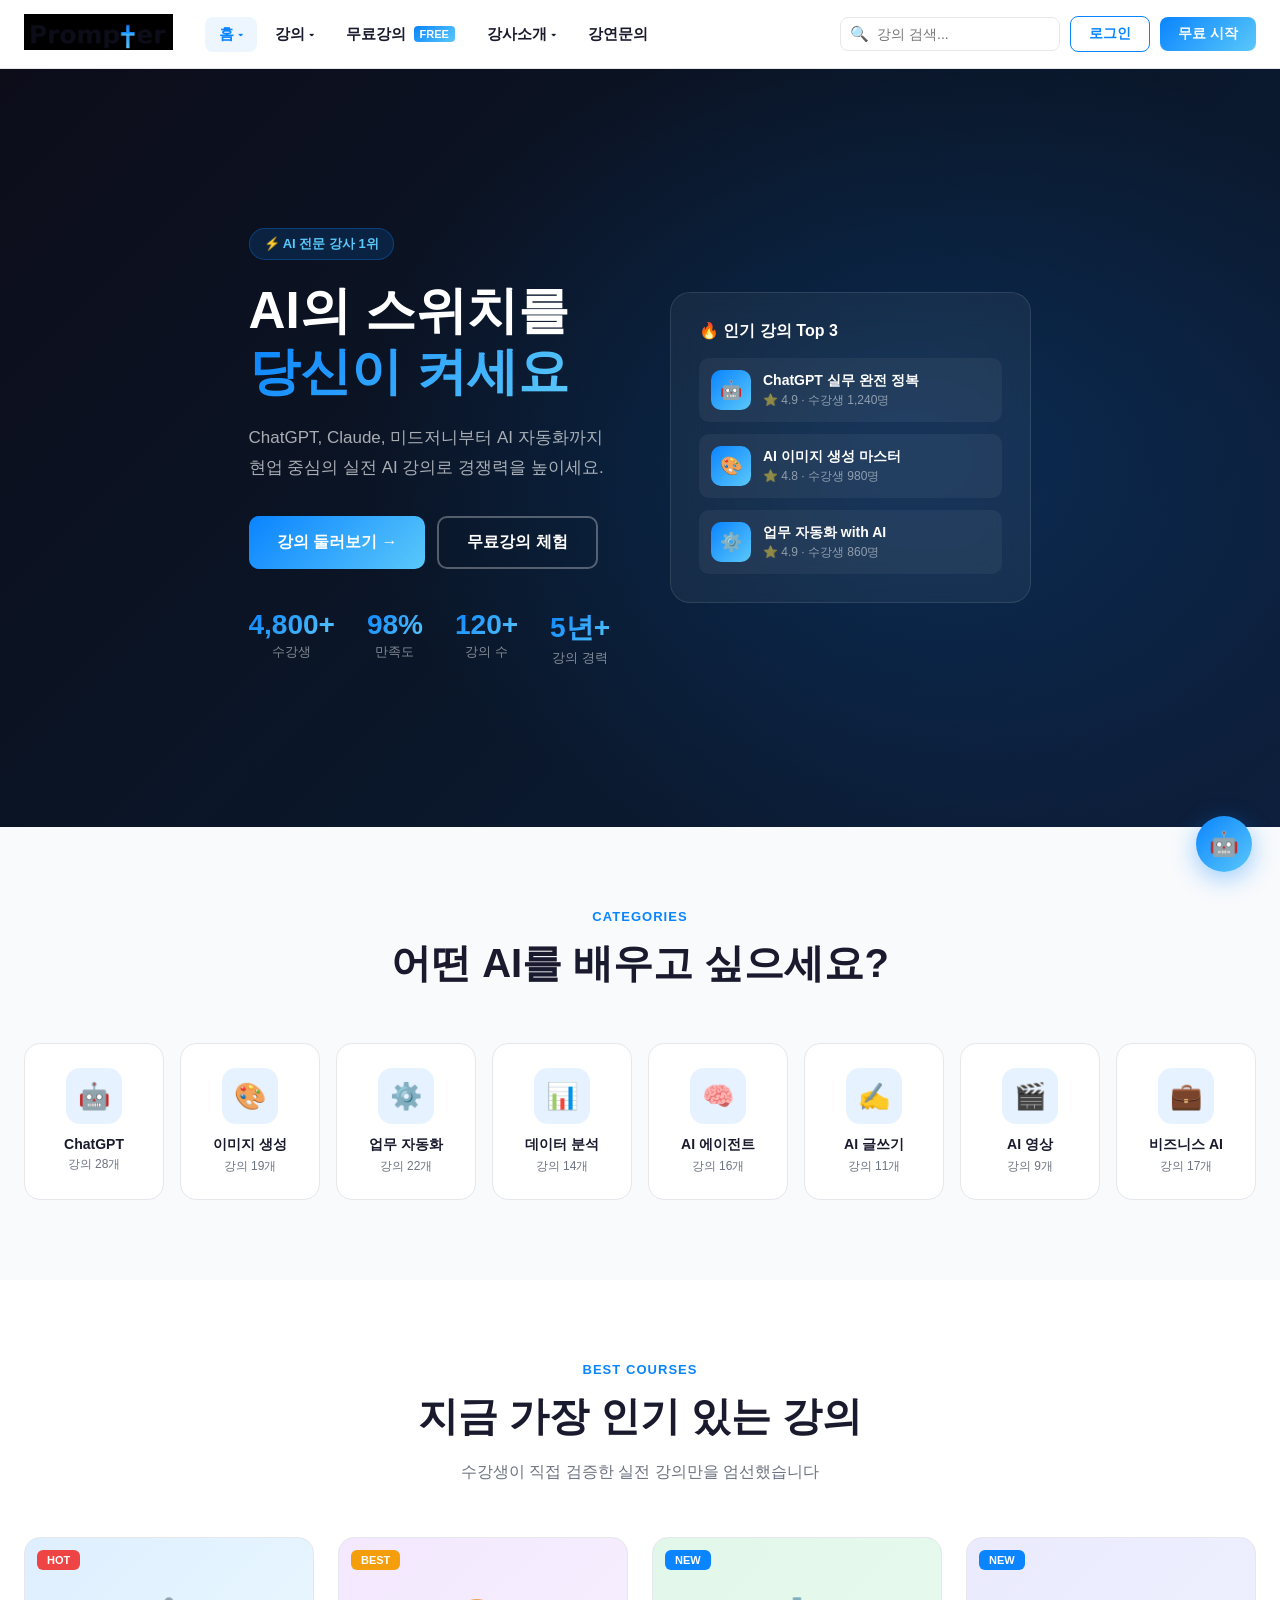
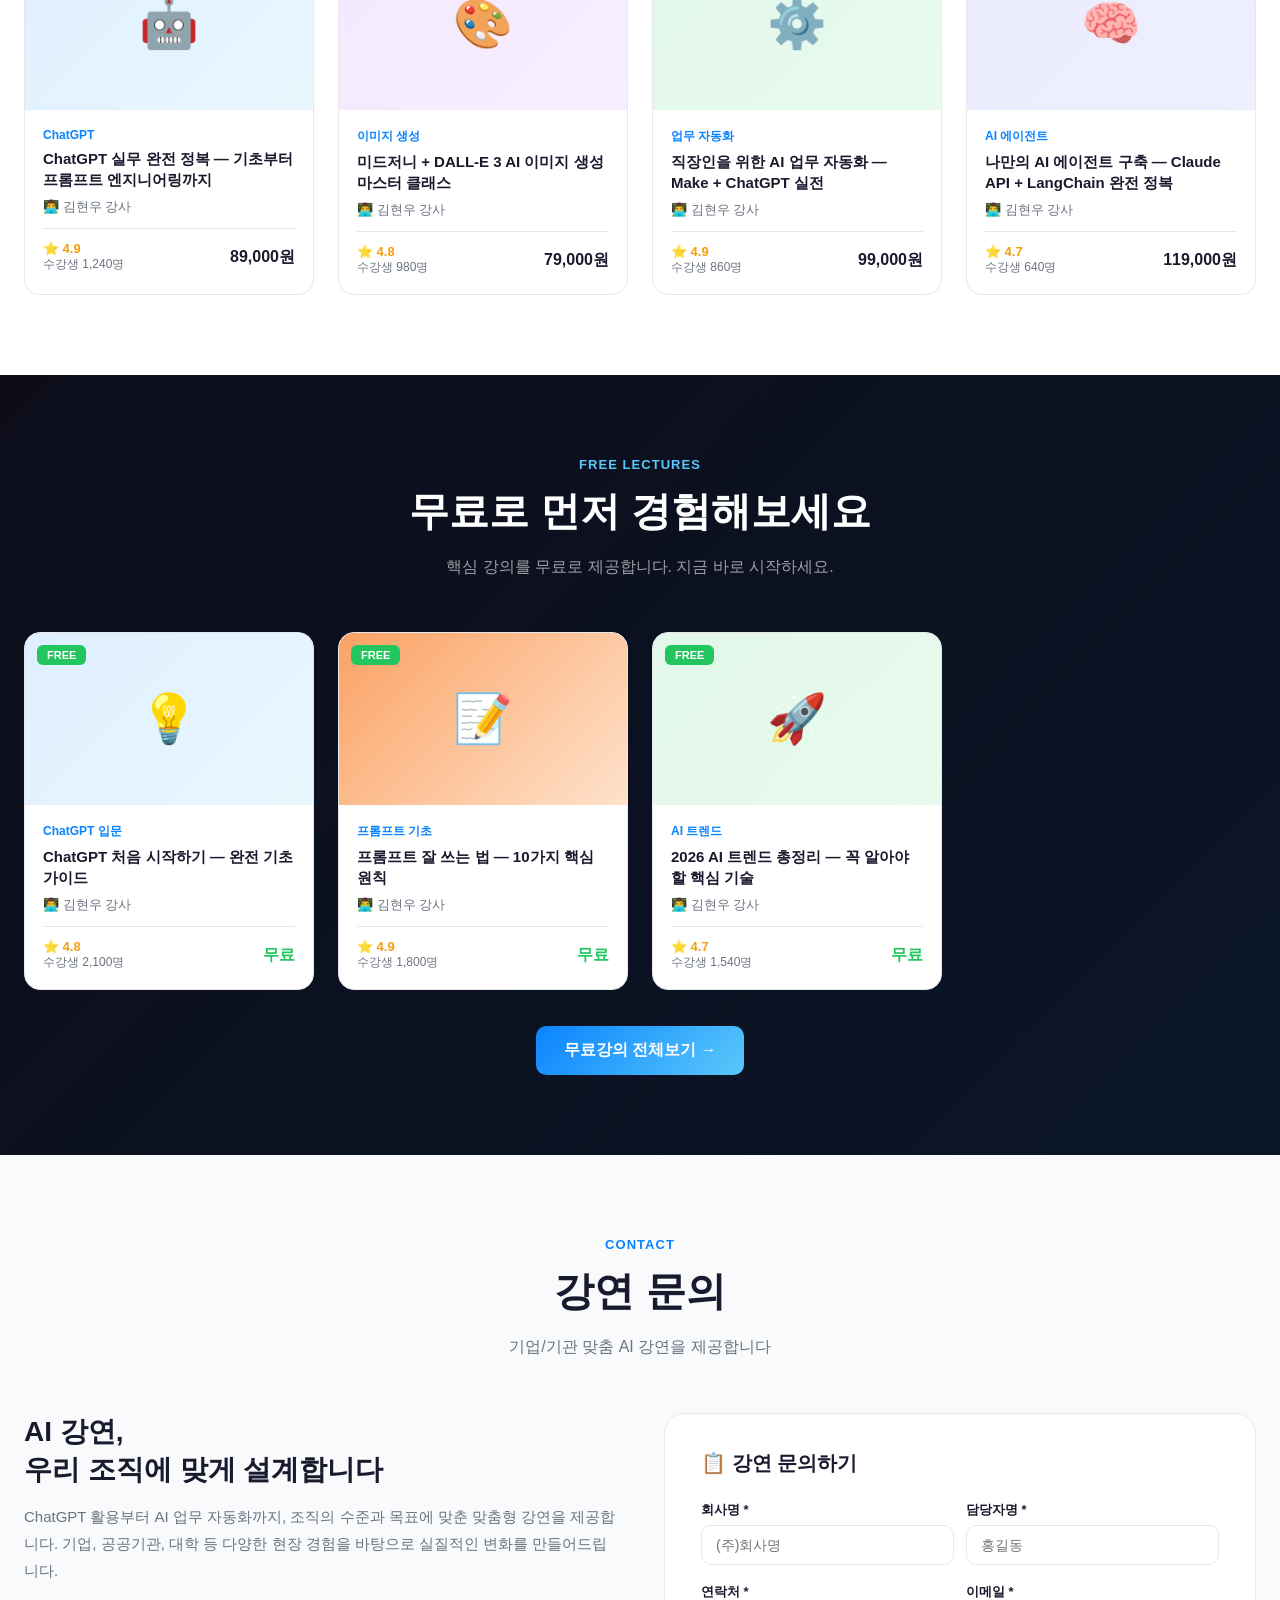
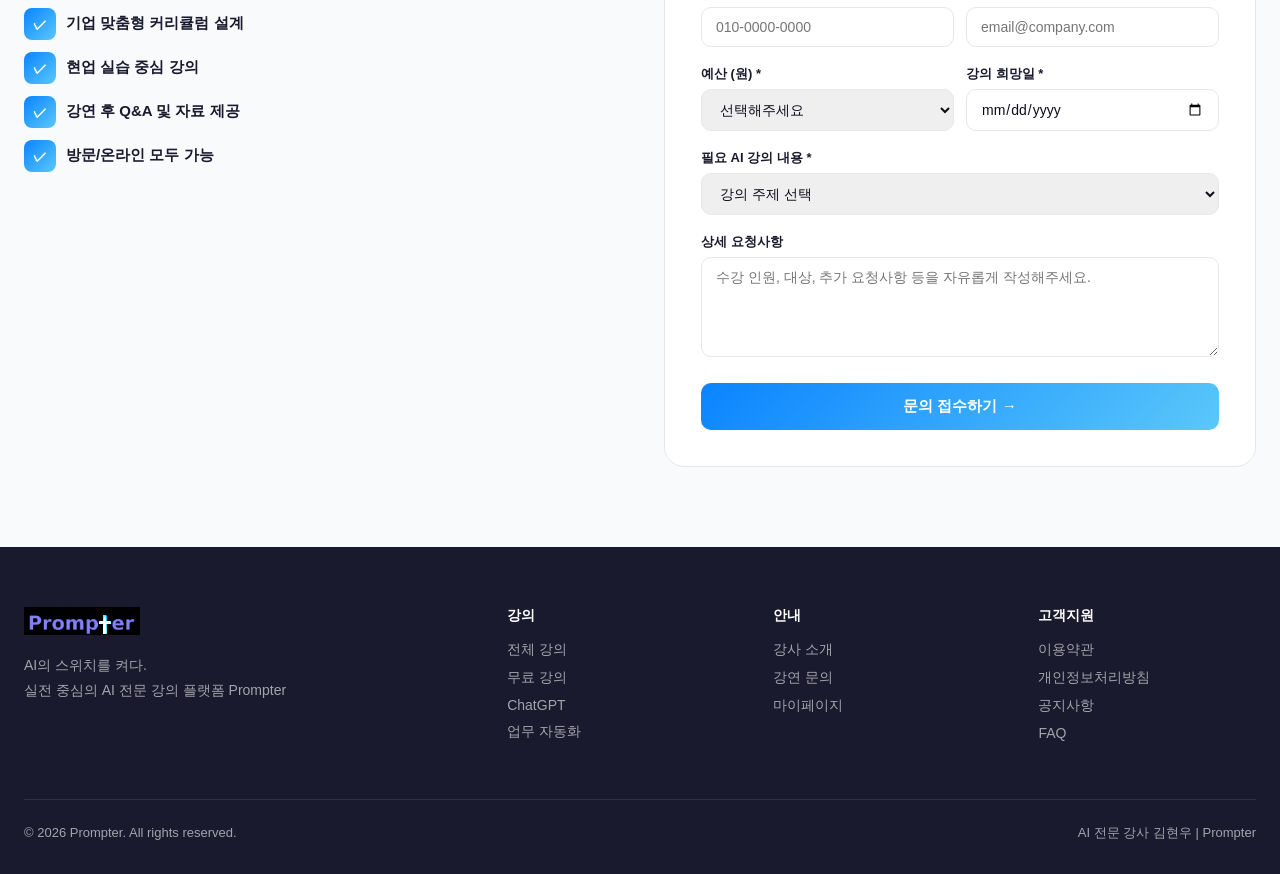
<file: js/prompter_site.html>
<!DOCTYPE html>
<html lang="ko">
<head>
<meta charset="UTF-8">
<meta name="viewport" content="width=device-width, initial-scale=1.0">
<title>Prompter - AI 전문 강의</title>
<link href="https://fonts.googleapis.com/css2?family=Pretendard:wght@300;400;500;600;700;800&family=Montserrat:wght@400;600;700;800&display=swap" rel="stylesheet">
<style>
:root {
  --blue: #0A84FF;
  --sky: #5AC8FA;
  --dark: #0D0D1A;
  --dark2: #1a1a2e;
  --gray: #6b7280;
  --light: #f8fafc;
  --white: #ffffff;
  --grad: linear-gradient(135deg, #0A84FF, #5AC8FA);
  --grad-v: linear-gradient(180deg, #0A84FF, #5AC8FA);
  --border: #e5e7eb;
  --shadow: 0 4px 24px rgba(10,132,255,0.10);
  --shadow-lg: 0 8px 40px rgba(10,132,255,0.18);
}
*{margin:0;padding:0;box-sizing:border-box;}
body{font-family:'Pretendard',sans-serif;background:#fff;color:var(--dark);}
a{text-decoration:none;color:inherit;}
img{max-width:100%;}

/* ─── HEADER ─── */
header{position:fixed;top:0;left:0;right:0;z-index:1000;background:rgba(255,255,255,0.97);backdrop-filter:blur(12px);border-bottom:1px solid var(--border);}
.header-inner{max-width:1280px;margin:0 auto;padding:0 24px;display:flex;align-items:center;gap:32px;height:68px;}
.logo img{height:36px;cursor:pointer;}
nav{display:flex;gap:4px;flex:1;}
.nav-item{position:relative;}
.nav-item > a{display:flex;align-items:center;gap:4px;padding:8px 14px;font-size:15px;font-weight:600;color:var(--dark2);border-radius:8px;transition:all .2s;white-space:nowrap;}
.nav-item > a:hover,.nav-item > a.active{color:var(--blue);background:rgba(10,132,255,0.07);}
.nav-item > a .chevron{font-size:10px;transition:transform .2s;}
.nav-item:hover > a .chevron{transform:rotate(180deg);}
.dropdown{display:none;position:absolute;top:calc(100% + 8px);left:0;background:#fff;border:1px solid var(--border);border-radius:12px;box-shadow:var(--shadow-lg);min-width:200px;padding:8px;z-index:999;}
.nav-item:hover .dropdown{display:block;}
.dropdown a{display:block;padding:10px 14px;font-size:14px;font-weight:500;border-radius:8px;color:var(--dark2);transition:all .2s;}
.dropdown a:hover{background:rgba(10,132,255,0.07);color:var(--blue);}
.free-badge{background:var(--grad);color:#fff;font-size:11px;padding:2px 6px;border-radius:4px;margin-left:4px;font-weight:700;}
.header-right{display:flex;align-items:center;gap:10px;}
.search-wrap{position:relative;}
.search-wrap input{width:220px;padding:8px 14px 8px 36px;border:1.5px solid var(--border);border-radius:8px;font-size:14px;font-family:inherit;outline:none;transition:all .2s;}
.search-wrap input:focus{border-color:var(--blue);box-shadow:0 0 0 3px rgba(10,132,255,0.1);}
.search-wrap .search-icon{position:absolute;left:10px;top:50%;transform:translateY(-50%);color:var(--gray);font-size:15px;}
.btn-login{padding:8px 18px;border:1.5px solid var(--blue);color:var(--blue);background:transparent;border-radius:8px;font-size:14px;font-weight:600;cursor:pointer;transition:all .2s;font-family:inherit;white-space:nowrap;}
.btn-login:hover{background:var(--blue);color:#fff;}
.btn-signup{padding:8px 18px;background:var(--grad);color:#fff;border:none;border-radius:8px;font-size:14px;font-weight:600;cursor:pointer;transition:all .2s;font-family:inherit;white-space:nowrap;}
.btn-signup:hover{opacity:.88;transform:translateY(-1px);}

/* ─── HERO ─── */
.hero{margin-top:68px;background:linear-gradient(135deg,#0d0d1a 0%,#0a1628 50%,#0d1f3c 100%);min-height:580px;display:flex;align-items:center;position:relative;overflow:hidden;}
.hero::before{content:'';position:absolute;inset:0;background:radial-gradient(ellipse 60% 80% at 70% 50%, rgba(10,132,255,0.18) 0%, transparent 70%);}
.hero-inner{max-width:1280px;margin:0 auto;padding:80px 24px;display:grid;grid-template-columns:1fr 1fr;gap:60px;align-items:center;position:relative;z-index:1;}
.hero-badge{display:inline-flex;align-items:center;gap:8px;background:rgba(10,132,255,0.15);border:1px solid rgba(10,132,255,0.3);color:var(--sky);padding:6px 14px;border-radius:20px;font-size:13px;font-weight:600;margin-bottom:20px;}
.hero h1{font-size:clamp(32px,4vw,52px);font-weight:800;color:#fff;line-height:1.2;margin-bottom:20px;}
.hero h1 span{background:var(--grad);-webkit-background-clip:text;-webkit-text-fill-color:transparent;background-clip:text;}
.hero p{font-size:17px;color:rgba(255,255,255,0.65);line-height:1.8;margin-bottom:32px;}
.hero-btns{display:flex;gap:12px;flex-wrap:wrap;}
.btn-primary{padding:14px 28px;background:var(--grad);color:#fff;border:none;border-radius:10px;font-size:16px;font-weight:700;cursor:pointer;transition:all .2s;font-family:inherit;}
.btn-primary:hover{transform:translateY(-2px);box-shadow:0 8px 24px rgba(10,132,255,0.4);}
.btn-outline-white{padding:14px 28px;background:transparent;color:#fff;border:2px solid rgba(255,255,255,0.3);border-radius:10px;font-size:16px;font-weight:700;cursor:pointer;transition:all .2s;font-family:inherit;}
.btn-outline-white:hover{border-color:#fff;background:rgba(255,255,255,0.07);}
.hero-stats{display:flex;gap:32px;margin-top:40px;}
.stat{text-align:center;}
.stat .num{font-size:28px;font-weight:800;background:var(--grad);-webkit-background-clip:text;-webkit-text-fill-color:transparent;background-clip:text;}
.stat .label{font-size:13px;color:rgba(255,255,255,0.5);margin-top:2px;}
.hero-visual{position:relative;}
.hero-card{background:rgba(255,255,255,0.05);backdrop-filter:blur(20px);border:1px solid rgba(255,255,255,0.1);border-radius:20px;padding:28px;}
.hero-card-title{color:#fff;font-size:16px;font-weight:700;margin-bottom:16px;}
.course-preview{display:flex;flex-direction:column;gap:12px;}
.course-preview-item{display:flex;align-items:center;gap:12px;padding:12px;background:rgba(255,255,255,0.05);border-radius:10px;transition:all .2s;cursor:pointer;}
.course-preview-item:hover{background:rgba(10,132,255,0.15);}
.course-icon{width:40px;height:40px;border-radius:10px;background:var(--grad);display:flex;align-items:center;justify-content:center;font-size:18px;flex-shrink:0;}
.course-info .name{color:#fff;font-size:14px;font-weight:600;}
.course-info .meta{color:rgba(255,255,255,0.5);font-size:12px;margin-top:2px;}

/* ─── SECTION COMMON ─── */
section{padding:80px 0;}
.section-inner{max-width:1280px;margin:0 auto;padding:0 24px;}
.section-header{text-align:center;margin-bottom:52px;}
.section-header .eyebrow{display:inline-block;color:var(--blue);font-size:13px;font-weight:700;letter-spacing:.08em;text-transform:uppercase;margin-bottom:12px;}
.section-header h2{font-size:clamp(26px,3.5vw,40px);font-weight:800;color:var(--dark2);margin-bottom:14px;}
.section-header p{font-size:16px;color:var(--gray);max-width:540px;margin:0 auto;line-height:1.7;}

/* ─── CATEGORIES ─── */
.categories{background:var(--light);}
.cat-grid{display:grid;grid-template-columns:repeat(auto-fit,minmax(140px,1fr));gap:16px;}
.cat-card{background:#fff;border:1px solid var(--border);border-radius:16px;padding:24px 16px;text-align:center;cursor:pointer;transition:all .25s;}
.cat-card:hover{border-color:var(--blue);box-shadow:var(--shadow);transform:translateY(-4px);}
.cat-card:hover .cat-icon{background:var(--grad);}
.cat-icon{width:56px;height:56px;border-radius:14px;background:rgba(10,132,255,0.1);display:flex;align-items:center;justify-content:center;font-size:26px;margin:0 auto 12px;transition:all .25s;}
.cat-name{font-size:14px;font-weight:700;color:var(--dark2);}
.cat-count{font-size:12px;color:var(--gray);margin-top:4px;}

/* ─── COURSES GRID ─── */
.courses-grid{display:grid;grid-template-columns:repeat(auto-fill,minmax(280px,1fr));gap:24px;}
.course-card{background:#fff;border:1px solid var(--border);border-radius:16px;overflow:hidden;cursor:pointer;transition:all .25s;}
.course-card:hover{transform:translateY(-6px);box-shadow:var(--shadow-lg);border-color:rgba(10,132,255,0.2);}
.course-thumb{height:172px;display:flex;align-items:center;justify-content:center;font-size:48px;position:relative;overflow:hidden;}
.course-thumb.blue{background:linear-gradient(135deg,#0a84ff22,#5ac8fa22);}
.course-thumb.indigo{background:linear-gradient(135deg,#6366f122,#818cf822);}
.course-thumb.purple{background:linear-gradient(135deg,#a855f722,#c084fc22);}
.course-thumb.green{background:linear-gradient(135deg,#22c55e22,#4ade8022);}
.course-thumb.orange{background:linear-gradient(135deg,#f97316aa,#fb923c44);}
.course-badge{position:absolute;top:12px;left:12px;padding:4px 10px;border-radius:6px;font-size:11px;font-weight:700;}
.badge-free{background:#22c55e;color:#fff;}
.badge-hot{background:#ef4444;color:#fff;}
.badge-new{background:var(--blue);color:#fff;}
.badge-best{background:#f59e0b;color:#fff;}
.course-body{padding:18px;}
.course-category{font-size:12px;font-weight:600;color:var(--blue);margin-bottom:6px;}
.course-title{font-size:15px;font-weight:700;color:var(--dark2);line-height:1.4;margin-bottom:8px;}
.course-instructor{font-size:13px;color:var(--gray);margin-bottom:10px;}
.course-footer{display:flex;align-items:center;justify-content:space-between;margin-top:12px;padding-top:12px;border-top:1px solid var(--border);}
.course-rating{display:flex;align-items:center;gap:4px;font-size:13px;font-weight:600;color:#f59e0b;}
.course-price{font-size:16px;font-weight:800;color:var(--dark2);}
.course-price.free{color:#22c55e;}
.course-students{font-size:12px;color:var(--gray);}

/* ─── FREE SECTION ─── */
.free-section{background:linear-gradient(135deg,#0d0d1a,#0a1628);}
.free-section .section-header h2{color:#fff;}
.free-section .section-header p{color:rgba(255,255,255,0.6);}
.free-section .section-header .eyebrow{color:var(--sky);}

/* ─── INSTRUCTOR ─── */
.instructor-card{background:#fff;border:1px solid var(--border);border-radius:20px;padding:40px;display:grid;grid-template-columns:200px 1fr;gap:40px;align-items:center;}
.instructor-photo{width:160px;height:160px;border-radius:20px;background:var(--grad);display:flex;align-items:center;justify-content:center;font-size:60px;margin:0 auto;}
.instructor-badges{display:flex;flex-wrap:wrap;gap:8px;margin:16px 0;}
.inst-badge{padding:4px 12px;border-radius:6px;font-size:12px;font-weight:600;background:rgba(10,132,255,0.1);color:var(--blue);}
.instructor-name{font-size:28px;font-weight:800;color:var(--dark2);margin-bottom:8px;}
.instructor-title{font-size:15px;color:var(--blue);font-weight:600;margin-bottom:12px;}
.instructor-desc{font-size:15px;color:var(--gray);line-height:1.8;}
.instructor-stats{display:flex;gap:32px;margin-top:24px;}
.inst-stat .val{font-size:24px;font-weight:800;color:var(--blue);}
.inst-stat .key{font-size:13px;color:var(--gray);}

/* ─── TABS ─── */
.tabs{display:flex;gap:4px;margin-bottom:32px;background:var(--light);padding:6px;border-radius:12px;width:fit-content;}
.tab{padding:8px 20px;border-radius:8px;font-size:14px;font-weight:600;cursor:pointer;transition:all .2s;color:var(--gray);}
.tab.active{background:#fff;color:var(--blue);box-shadow:0 2px 8px rgba(0,0,0,0.1);}

/* ─── MODAL BASE ─── */
.modal-overlay{display:none;position:fixed;inset:0;background:rgba(0,0,0,0.6);z-index:2000;align-items:center;justify-content:center;padding:20px;backdrop-filter:blur(4px);}
.modal-overlay.active{display:flex;}
.modal{background:#fff;border-radius:20px;width:100%;max-width:480px;max-height:90vh;overflow-y:auto;position:relative;animation:modalIn .3s ease;}
@keyframes modalIn{from{opacity:0;transform:scale(.95) translateY(20px)}to{opacity:1;transform:scale(1) translateY(0)}}
.modal-header{padding:28px 28px 0;display:flex;align-items:center;justify-content:space-between;}
.modal-title{font-size:22px;font-weight:800;color:var(--dark2);}
.modal-close{width:36px;height:36px;border-radius:8px;border:none;background:var(--light);cursor:pointer;font-size:18px;display:flex;align-items:center;justify-content:center;transition:all .2s;}
.modal-close:hover{background:var(--border);}
.modal-body{padding:24px 28px 28px;}
.form-group{margin-bottom:18px;}
.form-label{display:block;font-size:13px;font-weight:600;color:var(--dark2);margin-bottom:6px;}
.form-input{width:100%;padding:11px 14px;border:1.5px solid var(--border);border-radius:10px;font-size:14px;font-family:inherit;outline:none;transition:all .2s;color:var(--dark);}
.form-input:focus{border-color:var(--blue);box-shadow:0 0 0 3px rgba(10,132,255,0.1);}
.form-row{display:grid;grid-template-columns:1fr 1fr;gap:12px;}
.form-divider{text-align:center;color:var(--gray);font-size:13px;margin:16px 0;position:relative;}
.form-divider::before,.form-divider::after{content:'';position:absolute;top:50%;width:40%;height:1px;background:var(--border);}
.form-divider::before{left:0;}
.form-divider::after{right:0;}
.social-btns{display:flex;flex-direction:column;gap:10px;}
.btn-social{display:flex;align-items:center;justify-content:center;gap:10px;padding:12px;border:1.5px solid var(--border);border-radius:10px;font-size:14px;font-weight:600;cursor:pointer;transition:all .2s;background:#fff;font-family:inherit;}
.btn-social:hover{background:var(--light);border-color:var(--blue);}
.btn-full{width:100%;padding:13px;border-radius:10px;font-size:15px;font-weight:700;cursor:pointer;font-family:inherit;border:none;}
.btn-grad{background:var(--grad);color:#fff;}
.btn-grad:hover{opacity:.9;}
.form-link{color:var(--blue);cursor:pointer;font-weight:600;}
.form-check{display:flex;align-items:flex-start;gap:8px;font-size:13px;color:var(--gray);}
.form-check input{margin-top:3px;accent-color:var(--blue);}

/* ─── COURSE DETAIL MODAL ─── */
.modal.wide{max-width:780px;}
.course-detail-hero{background:linear-gradient(135deg,#0d0d1a,#0a1628);padding:32px;border-radius:16px 16px 0 0;}
.course-detail-hero h2{font-size:24px;font-weight:800;color:#fff;margin-bottom:10px;}
.course-detail-hero p{color:rgba(255,255,255,0.65);font-size:14px;line-height:1.7;}
.course-meta-row{display:flex;gap:16px;flex-wrap:wrap;margin-top:14px;}
.course-meta-tag{display:flex;align-items:center;gap:6px;color:rgba(255,255,255,0.7);font-size:13px;}
.curriculum-list{list-style:none;}
.curriculum-item{display:flex;align-items:center;gap:12px;padding:12px 0;border-bottom:1px solid var(--border);font-size:14px;}
.curriculum-item .num{width:28px;height:28px;border-radius:8px;background:rgba(10,132,255,0.1);color:var(--blue);display:flex;align-items:center;justify-content:center;font-size:12px;font-weight:700;flex-shrink:0;}
.curriculum-item .dur{margin-left:auto;color:var(--gray);font-size:12px;}
.price-box{background:var(--light);border-radius:14px;padding:20px;margin-top:20px;}
.price-final{font-size:32px;font-weight:800;color:var(--dark2);}
.price-original{font-size:16px;color:var(--gray);text-decoration:line-through;margin-left:8px;}
.price-discount{font-size:14px;font-weight:700;color:#ef4444;margin-left:8px;}

/* ─── MYPAGE ─── */
.mypage{background:var(--light);min-height:calc(100vh - 68px);padding:40px 0;}
.mypage-inner{max-width:1100px;margin:0 auto;padding:0 24px;display:grid;grid-template-columns:240px 1fr;gap:28px;}
.mypage-sidebar{background:#fff;border:1px solid var(--border);border-radius:16px;padding:24px;height:fit-content;}
.mypage-avatar{width:72px;height:72px;border-radius:50%;background:var(--grad);display:flex;align-items:center;justify-content:center;font-size:28px;color:#fff;font-weight:800;margin:0 auto 14px;}
.mypage-name{text-align:center;font-size:17px;font-weight:800;color:var(--dark2);}
.mypage-email{text-align:center;font-size:13px;color:var(--gray);margin-bottom:20px;}
.mypage-nav{list-style:none;}
.mypage-nav li a{display:flex;align-items:center;gap:10px;padding:10px 12px;border-radius:8px;font-size:14px;font-weight:600;color:var(--gray);transition:all .2s;}
.mypage-nav li a:hover,.mypage-nav li a.active{background:rgba(10,132,255,0.08);color:var(--blue);}
.mypage-content{display:flex;flex-direction:column;gap:20px;}
.mypage-card{background:#fff;border:1px solid var(--border);border-radius:16px;padding:24px;}
.mypage-card-title{font-size:17px;font-weight:800;color:var(--dark2);margin-bottom:18px;display:flex;align-items:center;gap:8px;}
.progress-course{display:flex;align-items:center;gap:16px;padding:14px 0;border-bottom:1px solid var(--border);}
.progress-course:last-child{border-bottom:none;}
.progress-icon{width:48px;height:48px;border-radius:12px;background:var(--grad);display:flex;align-items:center;justify-content:center;font-size:20px;flex-shrink:0;}
.progress-info{flex:1;}
.progress-name{font-size:14px;font-weight:700;color:var(--dark2);margin-bottom:6px;}
.progress-bar-wrap{height:6px;background:var(--light);border-radius:3px;overflow:hidden;}
.progress-bar{height:100%;background:var(--grad);border-radius:3px;transition:width 1s ease;}
.progress-pct{font-size:12px;color:var(--blue);font-weight:700;margin-top:4px;}
.stats-grid{display:grid;grid-template-columns:repeat(3,1fr);gap:14px;}
.stat-box{background:var(--light);border-radius:12px;padding:16px;text-align:center;}
.stat-box .val{font-size:28px;font-weight:800;background:var(--grad);-webkit-background-clip:text;-webkit-text-fill-color:transparent;background-clip:text;}
.stat-box .key{font-size:12px;color:var(--gray);margin-top:4px;}
.cert-item{display:flex;align-items:center;gap:14px;padding:14px 0;border-bottom:1px solid var(--border);}
.cert-item:last-child{border-bottom:none;}
.cert-icon{width:44px;height:44px;border-radius:10px;background:linear-gradient(135deg,#f59e0b,#fbbf24);display:flex;align-items:center;justify-content:center;font-size:20px;}
.cert-info .name{font-size:14px;font-weight:700;color:var(--dark2);}
.cert-info .date{font-size:12px;color:var(--gray);margin-top:2px;}

/* ─── INQUIRY / FORMSPREE ─── */
.inquiry-section{background:var(--light);}
.inquiry-wrap{display:grid;grid-template-columns:1fr 1fr;gap:48px;align-items:start;}
.inquiry-info h3{font-size:28px;font-weight:800;color:var(--dark2);margin-bottom:14px;}
.inquiry-info p{font-size:15px;color:var(--gray);line-height:1.8;margin-bottom:24px;}
.inquiry-points{list-style:none;display:flex;flex-direction:column;gap:12px;}
.inquiry-points li{display:flex;align-items:center;gap:10px;font-size:15px;font-weight:600;color:var(--dark2);}
.inquiry-points li span{width:32px;height:32px;border-radius:8px;background:var(--grad);display:flex;align-items:center;justify-content:center;font-size:14px;color:#fff;}
.inquiry-form{background:#fff;border:1px solid var(--border);border-radius:20px;padding:36px;}
.inquiry-form h4{font-size:20px;font-weight:800;color:var(--dark2);margin-bottom:24px;}
textarea.form-input{resize:vertical;min-height:100px;}

/* ─── FOOTER ─── */
footer{background:var(--dark2);color:rgba(255,255,255,0.6);padding:60px 0 32px;}
.footer-inner{max-width:1280px;margin:0 auto;padding:0 24px;}
.footer-top{display:grid;grid-template-columns:2fr 1fr 1fr 1fr;gap:48px;margin-bottom:48px;}
.footer-brand img{height:28px;filter:brightness(10);margin-bottom:14px;}
.footer-brand p{font-size:14px;line-height:1.8;}
.footer-col h5{font-size:14px;font-weight:700;color:#fff;margin-bottom:16px;}
.footer-col a{display:block;font-size:14px;margin-bottom:10px;transition:color .2s;}
.footer-col a:hover{color:#fff;}
.footer-bottom{border-top:1px solid rgba(255,255,255,0.1);padding-top:24px;display:flex;justify-content:space-between;align-items:center;font-size:13px;}

/* ─── CHATBOT ─── */
.chatbot-btn{position:fixed;bottom:28px;right:28px;width:56px;height:56px;border-radius:50%;background:var(--grad);border:none;cursor:pointer;box-shadow:0 6px 24px rgba(10,132,255,0.4);display:flex;align-items:center;justify-content:center;font-size:24px;z-index:1500;transition:all .2s;}
.chatbot-btn:hover{transform:scale(1.1);box-shadow:0 8px 32px rgba(10,132,255,0.5);}
.chatbot-window{display:none;position:fixed;bottom:96px;right:28px;width:340px;background:#fff;border:1px solid var(--border);border-radius:20px;box-shadow:var(--shadow-lg);z-index:1500;overflow:hidden;animation:modalIn .3s ease;}
.chatbot-window.open{display:block;}
.chatbot-head{background:var(--grad);padding:16px 20px;display:flex;align-items:center;gap:12px;}
.chatbot-head .avatar{width:36px;height:36px;border-radius:50%;background:rgba(255,255,255,0.2);display:flex;align-items:center;justify-content:center;font-size:18px;}
.chatbot-head .info .name{font-size:14px;font-weight:700;color:#fff;}
.chatbot-head .info .status{font-size:12px;color:rgba(255,255,255,0.7);}
.chatbot-close{margin-left:auto;background:none;border:none;color:#fff;font-size:20px;cursor:pointer;}
.chatbot-messages{padding:16px;height:260px;overflow-y:auto;display:flex;flex-direction:column;gap:12px;}
.chat-msg{max-width:80%;}
.chat-msg.bot{align-self:flex-start;}
.chat-msg.user{align-self:flex-end;}
.chat-bubble{padding:10px 14px;border-radius:14px;font-size:14px;line-height:1.6;}
.chat-msg.bot .chat-bubble{background:var(--light);color:var(--dark2);border-radius:4px 14px 14px 14px;}
.chat-msg.user .chat-bubble{background:var(--grad);color:#fff;border-radius:14px 4px 14px 14px;}
.chatbot-input{padding:12px;border-top:1px solid var(--border);display:flex;gap:8px;}
.chatbot-input input{flex:1;padding:9px 12px;border:1.5px solid var(--border);border-radius:10px;font-size:13px;font-family:inherit;outline:none;}
.chatbot-input input:focus{border-color:var(--blue);}
.chatbot-input button{padding:9px 14px;background:var(--grad);color:#fff;border:none;border-radius:10px;cursor:pointer;font-size:13px;font-weight:600;}

/* ─── PAGES ─── */
.page{display:none;}
.page.active{display:block;}

/* ─── RESPONSIVE ─── */
@media(max-width:1024px){
  .hero-inner{grid-template-columns:1fr;text-align:center;}
  .hero-visual{display:none;}
  .hero-stats{justify-content:center;}
  .instructor-card{grid-template-columns:1fr;text-align:center;}
  .footer-top{grid-template-columns:1fr 1fr;gap:28px;}
  .inquiry-wrap{grid-template-columns:1fr;}
}
@media(max-width:768px){
  .header-inner{gap:12px;}
  nav{display:none;}
  .search-wrap input{width:160px;}
  .mypage-inner{grid-template-columns:1fr;}
  .mypage-sidebar{display:none;}
  .stats-grid{grid-template-columns:repeat(3,1fr);}
  .form-row{grid-template-columns:1fr;}
  .footer-top{grid-template-columns:1fr;}
}
@media(max-width:480px){
  .hero-btns{flex-direction:column;}
  .search-wrap{display:none;}
}
</style>
</head>
<body>

<!-- ──────────────────── HEADER ──────────────────── -->
<header>
  <div class="header-inner">
    <div class="logo" onclick="showPage('home')">
      <img src="[data-uri]" alt="Prompter">
    </div>
    <nav>
      <div class="nav-item">
        <a href="#" onclick="showPage('home');return false;" class="active" id="nav-home">홈 <span class="chevron">▾</span></a>
      </div>
      <div class="nav-item">
        <a href="#" onclick="showPage('courses');return false;" id="nav-courses">강의 <span class="chevron">▾</span></a>
        <div class="dropdown">
          <a onclick="showPage('courses');return false;">전체 강의</a>
          <a onclick="showCourseDetail('chatgpt');return false;">ChatGPT 실무 활용</a>
          <a onclick="showCourseDetail('image');return false;">AI 이미지 생성</a>
          <a onclick="showCourseDetail('auto');return false;">업무 자동화</a>
          <a onclick="showCourseDetail('agent');return false;">AI 에이전트 구축</a>
        </div>
      </div>
      <div class="nav-item">
        <a href="#" onclick="showPage('free');return false;" id="nav-free">무료강의 <span class="free-badge">FREE</span></a>
      </div>
      <div class="nav-item">
        <a href="#" onclick="showPage('instructor');return false;" id="nav-instructor">강사소개 <span class="chevron">▾</span></a>
      </div>
      <div class="nav-item">
        <a href="#" onclick="scrollToInquiry();return false;" id="nav-inquiry">강연문의</a>
      </div>
    </nav>
    <div class="header-right">
      <div class="search-wrap">
        <span class="search-icon">🔍</span>
        <input type="text" placeholder="강의 검색..." onkeydown="if(event.key==='Enter')doSearch(this.value)">
      </div>
      <button class="btn-login" onclick="openModal('loginModal')">로그인</button>
      <button class="btn-signup" onclick="openModal('signupModal')">무료 시작</button>
    </div>
  </div>
</header>

<!-- ──────────────────── PAGE: HOME ──────────────────── -->
<div id="page-home" class="page active">

<!-- HERO -->
<section class="hero">
  <div class="hero-inner">
    <div>
      <div class="hero-badge">⚡ AI 전문 강사 1위</div>
      <h1>AI의 스위치를<br><span>당신이 켜세요</span></h1>
      <p>ChatGPT, Claude, 미드저니부터 AI 자동화까지<br>현업 중심의 실전 AI 강의로 경쟁력을 높이세요.</p>
      <div class="hero-btns">
        <button class="btn-primary" onclick="showPage('courses')">강의 둘러보기 →</button>
        <button class="btn-outline-white" onclick="showPage('free')">무료강의 체험</button>
      </div>
      <div class="hero-stats">
        <div class="stat"><div class="num">4,800+</div><div class="label">수강생</div></div>
        <div class="stat"><div class="num">98%</div><div class="label">만족도</div></div>
        <div class="stat"><div class="num">120+</div><div class="label">강의 수</div></div>
        <div class="stat"><div class="num">5년+</div><div class="label">강의 경력</div></div>
      </div>
    </div>
    <div class="hero-visual">
      <div class="hero-card">
        <div class="hero-card-title">🔥 인기 강의 Top 3</div>
        <div class="course-preview">
          <div class="course-preview-item" onclick="showCourseDetail('chatgpt')">
            <div class="course-icon">🤖</div>
            <div class="course-info"><div class="name">ChatGPT 실무 완전 정복</div><div class="meta">⭐ 4.9 · 수강생 1,240명</div></div>
          </div>
          <div class="course-preview-item" onclick="showCourseDetail('image')">
            <div class="course-icon">🎨</div>
            <div class="course-info"><div class="name">AI 이미지 생성 마스터</div><div class="meta">⭐ 4.8 · 수강생 980명</div></div>
          </div>
          <div class="course-preview-item" onclick="showCourseDetail('auto')">
            <div class="course-icon">⚙️</div>
            <div class="course-info"><div class="name">업무 자동화 with AI</div><div class="meta">⭐ 4.9 · 수강생 860명</div></div>
          </div>
        </div>
      </div>
    </div>
  </div>
</section>

<!-- CATEGORIES -->
<section class="categories">
  <div class="section-inner">
    <div class="section-header">
      <span class="eyebrow">CATEGORIES</span>
      <h2>어떤 AI를 배우고 싶으세요?</h2>
    </div>
    <div class="cat-grid">
      <div class="cat-card" onclick="showPage('courses')"><div class="cat-icon">🤖</div><div class="cat-name">ChatGPT</div><div class="cat-count">강의 28개</div></div>
      <div class="cat-card" onclick="showPage('courses')"><div class="cat-icon">🎨</div><div class="cat-name">이미지 생성</div><div class="cat-count">강의 19개</div></div>
      <div class="cat-card" onclick="showPage('courses')"><div class="cat-icon">⚙️</div><div class="cat-name">업무 자동화</div><div class="cat-count">강의 22개</div></div>
      <div class="cat-card" onclick="showPage('courses')"><div class="cat-icon">📊</div><div class="cat-name">데이터 분석</div><div class="cat-count">강의 14개</div></div>
      <div class="cat-card" onclick="showPage('courses')"><div class="cat-icon">🧠</div><div class="cat-name">AI 에이전트</div><div class="cat-count">강의 16개</div></div>
      <div class="cat-card" onclick="showPage('courses')"><div class="cat-icon">✍️</div><div class="cat-name">AI 글쓰기</div><div class="cat-count">강의 11개</div></div>
      <div class="cat-card" onclick="showPage('courses')"><div class="cat-icon">🎬</div><div class="cat-name">AI 영상</div><div class="cat-count">강의 9개</div></div>
      <div class="cat-card" onclick="showPage('courses')"><div class="cat-icon">💼</div><div class="cat-name">비즈니스 AI</div><div class="cat-count">강의 17개</div></div>
    </div>
  </div>
</section>

<!-- BEST COURSES -->
<section>
  <div class="section-inner">
    <div class="section-header">
      <span class="eyebrow">BEST COURSES</span>
      <h2>지금 가장 인기 있는 강의</h2>
      <p>수강생이 직접 검증한 실전 강의만을 엄선했습니다</p>
    </div>
    <div class="courses-grid">
      <div class="course-card" onclick="showCourseDetail('chatgpt')">
        <div class="course-thumb blue"><span>🤖</span><span class="course-badge badge-hot">HOT</span></div>
        <div class="course-body"><div class="course-category">ChatGPT</div><div class="course-title">ChatGPT 실무 완전 정복 — 기초부터 프롬프트 엔지니어링까지</div><div class="course-instructor">👨‍💻 김현우 강사</div><div class="course-footer"><div><div class="course-rating">⭐ 4.9</div><div class="course-students">수강생 1,240명</div></div><div class="course-price">89,000원</div></div></div>
      </div>
      <div class="course-card" onclick="showCourseDetail('image')">
        <div class="course-thumb purple"><span>🎨</span><span class="course-badge badge-best">BEST</span></div>
        <div class="course-body"><div class="course-category">이미지 생성</div><div class="course-title">미드저니 + DALL-E 3 AI 이미지 생성 마스터 클래스</div><div class="course-instructor">👨‍💻 김현우 강사</div><div class="course-footer"><div><div class="course-rating">⭐ 4.8</div><div class="course-students">수강생 980명</div></div><div class="course-price">79,000원</div></div></div>
      </div>
      <div class="course-card" onclick="showCourseDetail('auto')">
        <div class="course-thumb green"><span>⚙️</span><span class="course-badge badge-new">NEW</span></div>
        <div class="course-body"><div class="course-category">업무 자동화</div><div class="course-title">직장인을 위한 AI 업무 자동화 — Make + ChatGPT 실전</div><div class="course-instructor">👨‍💻 김현우 강사</div><div class="course-footer"><div><div class="course-rating">⭐ 4.9</div><div class="course-students">수강생 860명</div></div><div class="course-price">99,000원</div></div></div>
      </div>
      <div class="course-card" onclick="showCourseDetail('agent')">
        <div class="course-thumb indigo"><span>🧠</span><span class="course-badge badge-new">NEW</span></div>
        <div class="course-body"><div class="course-category">AI 에이전트</div><div class="course-title">나만의 AI 에이전트 구축 — Claude API + LangChain 완전 정복</div><div class="course-instructor">👨‍💻 김현우 강사</div><div class="course-footer"><div><div class="course-rating">⭐ 4.7</div><div class="course-students">수강생 640명</div></div><div class="course-price">119,000원</div></div></div>
      </div>
    </div>
  </div>
</section>

<!-- FREE SECTION PREVIEW -->
<section class="free-section">
  <div class="section-inner">
    <div class="section-header">
      <span class="eyebrow">FREE LECTURES</span>
      <h2>무료로 먼저 경험해보세요</h2>
      <p style="color:rgba(255,255,255,0.6)">핵심 강의를 무료로 제공합니다. 지금 바로 시작하세요.</p>
    </div>
    <div class="courses-grid">
      <div class="course-card" onclick="showCourseDetail('free1')">
        <div class="course-thumb blue"><span>💡</span><span class="course-badge badge-free">FREE</span></div>
        <div class="course-body"><div class="course-category">ChatGPT 입문</div><div class="course-title">ChatGPT 처음 시작하기 — 완전 기초 가이드</div><div class="course-instructor">👨‍💻 김현우 강사</div><div class="course-footer"><div><div class="course-rating">⭐ 4.8</div><div class="course-students">수강생 2,100명</div></div><div class="course-price free">무료</div></div></div>
      </div>
      <div class="course-card" onclick="showCourseDetail('free2')">
        <div class="course-thumb orange"><span>📝</span><span class="course-badge badge-free">FREE</span></div>
        <div class="course-body"><div class="course-category">프롬프트 기초</div><div class="course-title">프롬프트 잘 쓰는 법 — 10가지 핵심 원칙</div><div class="course-instructor">👨‍💻 김현우 강사</div><div class="course-footer"><div><div class="course-rating">⭐ 4.9</div><div class="course-students">수강생 1,800명</div></div><div class="course-price free">무료</div></div></div>
      </div>
      <div class="course-card" onclick="showCourseDetail('free3')">
        <div class="course-thumb green"><span>🚀</span><span class="course-badge badge-free">FREE</span></div>
        <div class="course-body"><div class="course-category">AI 트렌드</div><div class="course-title">2026 AI 트렌드 총정리 — 꼭 알아야 할 핵심 기술</div><div class="course-instructor">👨‍💻 김현우 강사</div><div class="course-footer"><div><div class="course-rating">⭐ 4.7</div><div class="course-students">수강생 1,540명</div></div><div class="course-price free">무료</div></div></div>
      </div>
    </div>
    <div style="text-align:center;margin-top:36px;"><button class="btn-primary" onclick="showPage('free')">무료강의 전체보기 →</button></div>
  </div>
</section>

<!-- INQUIRY -->
<section class="inquiry-section" id="inquiry-section">
  <div class="section-inner">
    <div class="section-header">
      <span class="eyebrow">CONTACT</span>
      <h2>강연 문의</h2>
      <p>기업/기관 맞춤 AI 강연을 제공합니다</p>
    </div>
    <div class="inquiry-wrap">
      <div class="inquiry-info">
        <h3>AI 강연,<br>우리 조직에 맞게 설계합니다</h3>
        <p>ChatGPT 활용부터 AI 업무 자동화까지, 조직의 수준과 목표에 맞춘 맞춤형 강연을 제공합니다. 기업, 공공기관, 대학 등 다양한 현장 경험을 바탕으로 실질적인 변화를 만들어드립니다.</p>
        <ul class="inquiry-points">
          <li><span>✓</span> 기업 맞춤형 커리큘럼 설계</li>
          <li><span>✓</span> 현업 실습 중심 강의</li>
          <li><span>✓</span> 강연 후 Q&A 및 자료 제공</li>
          <li><span>✓</span> 방문/온라인 모두 가능</li>
        </ul>
      </div>
      <div class="inquiry-form">
        <h4>📋 강연 문의하기</h4>
        <form action="https://formspree.io/f/mbdbnwkv" method="POST">
          <div class="form-row">
            <div class="form-group">
              <label class="form-label">회사명 *</label>
              <input type="text" name="company" class="form-input" placeholder="(주)회사명" required>
            </div>
            <div class="form-group">
              <label class="form-label">담당자명 *</label>
              <input type="text" name="name" class="form-input" placeholder="홍길동" required>
            </div>
          </div>
          <div class="form-row">
            <div class="form-group">
              <label class="form-label">연락처 *</label>
              <input type="tel" name="phone" class="form-input" placeholder="010-0000-0000" required>
            </div>
            <div class="form-group">
              <label class="form-label">이메일 *</label>
              <input type="email" name="email" class="form-input" placeholder="email@company.com" required>
            </div>
          </div>
          <div class="form-row">
            <div class="form-group">
              <label class="form-label">예산 (원) *</label>
              <select name="budget" class="form-input" required>
                <option value="">선택해주세요</option>
                <option>100만원 미만</option>
                <option>100~300만원</option>
                <option>300~500만원</option>
                <option>500만원 이상</option>
              </select>
            </div>
            <div class="form-group">
              <label class="form-label">강의 희망일 *</label>
              <input type="date" name="lecture_date" class="form-input" required>
            </div>
          </div>
          <div class="form-group">
            <label class="form-label">필요 AI 강의 내용 *</label>
            <select name="topic" class="form-input" required>
              <option value="">강의 주제 선택</option>
              <option>ChatGPT 실무 활용</option>
              <option>AI 이미지 생성 (미드저니/DALL-E)</option>
              <option>업무 자동화 with AI</option>
              <option>AI 에이전트 구축</option>
              <option>AI 글쓰기 & 콘텐츠 제작</option>
              <option>데이터 분석 with AI</option>
              <option>맞춤형 AI 교육 (협의)</option>
            </select>
          </div>
          <div class="form-group">
            <label class="form-label">상세 요청사항</label>
            <textarea name="message" class="form-input" placeholder="수강 인원, 대상, 추가 요청사항 등을 자유롭게 작성해주세요."></textarea>
          </div>
          <button type="submit" class="btn-full btn-grad" style="margin-top:4px;border-radius:10px;padding:14px;font-size:15px;font-weight:700;cursor:pointer;">문의 접수하기 →</button>
        </form>
      </div>
    </div>
  </div>
</section>

</div><!-- /page-home -->

<!-- ──────────────────── PAGE: COURSES ──────────────────── -->
<div id="page-courses" class="page" style="margin-top:68px;padding:60px 0;">
  <div class="section-inner">
    <div class="section-header">
      <span class="eyebrow">ALL COURSES</span>
      <h2>전체 강의</h2>
      <p>AI 전문 강의를 카테고리별로 탐색하세요</p>
    </div>
    <div class="tabs">
      <div class="tab active" onclick="filterTab(this,'전체')">전체</div>
      <div class="tab" onclick="filterTab(this,'ChatGPT')">ChatGPT</div>
      <div class="tab" onclick="filterTab(this,'이미지')">이미지 생성</div>
      <div class="tab" onclick="filterTab(this,'자동화')">업무 자동화</div>
      <div class="tab" onclick="filterTab(this,'에이전트')">AI 에이전트</div>
    </div>
    <div class="courses-grid">
      <div class="course-card" onclick="showCourseDetail('chatgpt')"><div class="course-thumb blue"><span>🤖</span><span class="course-badge badge-hot">HOT</span></div><div class="course-body"><div class="course-category">ChatGPT</div><div class="course-title">ChatGPT 실무 완전 정복</div><div class="course-instructor">👨‍💻 김현우 강사</div><div class="course-footer"><div><div class="course-rating">⭐ 4.9</div><div class="course-students">1,240명</div></div><div class="course-price">89,000원</div></div></div></div>
      <div class="course-card" onclick="showCourseDetail('image')"><div class="course-thumb purple"><span>🎨</span><span class="course-badge badge-best">BEST</span></div><div class="course-body"><div class="course-category">이미지 생성</div><div class="course-title">AI 이미지 생성 마스터 클래스</div><div class="course-instructor">👨‍💻 김현우 강사</div><div class="course-footer"><div><div class="course-rating">⭐ 4.8</div><div class="course-students">980명</div></div><div class="course-price">79,000원</div></div></div></div>
      <div class="course-card" onclick="showCourseDetail('auto')"><div class="course-thumb green"><span>⚙️</span><span class="course-badge badge-new">NEW</span></div><div class="course-body"><div class="course-category">업무 자동화</div><div class="course-title">직장인을 위한 AI 업무 자동화</div><div class="course-instructor">👨‍💻 김현우 강사</div><div class="course-footer"><div><div class="course-rating">⭐ 4.9</div><div class="course-students">860명</div></div><div class="course-price">99,000원</div></div></div></div>
      <div class="course-card" onclick="showCourseDetail('agent')"><div class="course-thumb indigo"><span>🧠</span><span class="course-badge badge-new">NEW</span></div><div class="course-body"><div class="course-category">AI 에이전트</div><div class="course-title">AI 에이전트 구축 완전 정복</div><div class="course-instructor">👨‍💻 김현우 강사</div><div class="course-footer"><div><div class="course-rating">⭐ 4.7</div><div class="course-students">640명</div></div><div class="course-price">119,000원</div></div></div></div>
      <div class="course-card" onclick="showCourseDetail('writing')"><div class="course-thumb orange"><span>✍️</span></div><div class="course-body"><div class="course-category">AI 글쓰기</div><div class="course-title">AI로 콘텐츠 10배 빠르게 만들기</div><div class="course-instructor">👨‍💻 김현우 강사</div><div class="course-footer"><div><div class="course-rating">⭐ 4.8</div><div class="course-students">720명</div></div><div class="course-price">69,000원</div></div></div></div>
      <div class="course-card" onclick="showCourseDetail('data')"><div class="course-thumb blue"><span>📊</span></div><div class="course-body"><div class="course-category">데이터 분석</div><div class="course-title">비전공자도 쉽게 — AI 데이터 분석</div><div class="course-instructor">👨‍💻 김현우 강사</div><div class="course-footer"><div><div class="course-rating">⭐ 4.6</div><div class="course-students">510명</div></div><div class="course-price">89,000원</div></div></div></div>
    </div>
  </div>
</div>

<!-- ──────────────────── PAGE: FREE ──────────────────── -->
<div id="page-free" class="page" style="margin-top:68px;">
  <div style="background:linear-gradient(135deg,#0d0d1a,#0a1628);padding:60px 24px;text-align:center;">
    <span class="eyebrow" style="color:var(--sky);display:block;margin-bottom:12px;font-size:13px;font-weight:700;letter-spacing:.08em;text-transform:uppercase;">FREE LECTURES</span>
    <h2 style="font-size:36px;font-weight:800;color:#fff;margin-bottom:12px;">무료 강의 모음</h2>
    <p style="color:rgba(255,255,255,0.6);font-size:16px;">부담 없이 시작하는 AI 학습, 지금 바로 수강하세요</p>
  </div>
  <div class="section-inner" style="padding-top:52px;padding-bottom:80px;">
    <div class="courses-grid">
      <div class="course-card" onclick="showCourseDetail('free1')"><div class="course-thumb blue"><span>💡</span><span class="course-badge badge-free">FREE</span></div><div class="course-body"><div class="course-category">ChatGPT 입문</div><div class="course-title">ChatGPT 처음 시작하기 — 완전 기초 가이드</div><div class="course-instructor">👨‍💻 김현우 강사</div><div class="course-footer"><div><div class="course-rating">⭐ 4.8</div><div class="course-students">2,100명</div></div><div class="course-price free">무료</div></div></div></div>
      <div class="course-card" onclick="showCourseDetail('free2')"><div class="course-thumb orange"><span>📝</span><span class="course-badge badge-free">FREE</span></div><div class="course-body"><div class="course-category">프롬프트 기초</div><div class="course-title">프롬프트 잘 쓰는 법 — 10가지 핵심 원칙</div><div class="course-instructor">👨‍💻 김현우 강사</div><div class="course-footer"><div><div class="course-rating">⭐ 4.9</div><div class="course-students">1,800명</div></div><div class="course-price free">무료</div></div></div></div>
      <div class="course-card" onclick="showCourseDetail('free3')"><div class="course-thumb green"><span>🚀</span><span class="course-badge badge-free">FREE</span></div><div class="course-body"><div class="course-category">AI 트렌드</div><div class="course-title">2026 AI 트렌드 총정리</div><div class="course-instructor">👨‍💻 김현우 강사</div><div class="course-footer"><div><div class="course-rating">⭐ 4.7</div><div class="course-students">1,540명</div></div><div class="course-price free">무료</div></div></div></div>
      <div class="course-card" onclick="showCourseDetail('free4')"><div class="course-thumb indigo"><span>🔍</span><span class="course-badge badge-free">FREE</span></div><div class="course-body"><div class="course-category">AI 검색</div><div class="course-title">Perplexity AI로 정보 검색 10배 빠르게</div><div class="course-instructor">👨‍💻 김현우 강사</div><div class="course-footer"><div><div class="course-rating">⭐ 4.8</div><div class="course-students">1,020명</div></div><div class="course-price free">무료</div></div></div></div>
      <div class="course-card" onclick="showCourseDetail('free5')"><div class="course-thumb purple"><span>🎯</span><span class="course-badge badge-free">FREE</span></div><div class="course-body"><div class="course-category">AI 기초</div><div class="course-title">직장인 AI 활용 기초 — 당장 써먹는 5가지</div><div class="course-instructor">👨‍💻 김현우 강사</div><div class="course-footer"><div><div class="course-rating">⭐ 4.9</div><div class="course-students">2,350명</div></div><div class="course-price free">무료</div></div></div></div>
      <div class="course-card" onclick="showCourseDetail('free6')"><div class="course-thumb blue"><span>💬</span><span class="course-badge badge-free">FREE</span></div><div class="course-body"><div class="course-category">Claude 입문</div><div class="course-title">Claude AI 시작하기 — ChatGPT와 차이점</div><div class="course-instructor">👨‍💻 김현우 강사</div><div class="course-footer"><div><div class="course-rating">⭐ 4.8</div><div class="course-students">890명</div></div><div class="course-price free">무료</div></div></div></div>
    </div>
  </div>
</div>

<!-- ──────────────────── PAGE: INSTRUCTOR ──────────────────── -->
<div id="page-instructor" class="page" style="margin-top:68px;padding:80px 0;">
  <div class="section-inner">
    <div class="section-header">
      <span class="eyebrow">INSTRUCTOR</span>
      <h2>강사 소개</h2>
    </div>
    <div class="instructor-card">
      <div style="text-align:center;">
        <div class="instructor-photo">👨‍💻</div>
        <div style="margin-top:14px;font-size:14px;color:var(--gray);">AI 전문 강사</div>
      </div>
      <div>
        <div class="instructor-name">김현우</div>
        <div class="instructor-title">Prompter — AI 전문 강사 / 콘텐츠 크리에이터</div>
        <div class="instructor-badges">
          <span class="inst-badge">AI 강의 5년+</span>
          <span class="inst-badge">ChatGPT 전문가</span>
          <span class="inst-badge">유튜버 악인최후</span>
          <span class="inst-badge">앱 개발자</span>
          <span class="inst-badge">Kmong 판매자</span>
        </div>
        <div class="instructor-desc">
          AI 실무 활용 전문 강사로 ChatGPT, Claude, 미드저니 등 주요 AI 도구를 현업에 바로 적용할 수 있도록 가르칩니다. 머니냥(알바냥) 앱 개발자, 유튜브 채널 운영, Kmong 강의 판매 등 다양한 현장 경험을 바탕으로 실질적인 AI 활용법을 전달합니다.
        </div>
        <div class="instructor-stats">
          <div class="inst-stat"><div class="val">4,800+</div><div class="key">누적 수강생</div></div>
          <div class="inst-stat"><div class="val">120+</div><div class="key">총 강의 수</div></div>
          <div class="inst-stat"><div class="val">98%</div><div class="key">수강 만족도</div></div>
          <div class="inst-stat"><div class="val">200+</div><div class="key">기업 강연</div></div>
        </div>
      </div>
    </div>
  </div>
</div>

<!-- ──────────────────── PAGE: MYPAGE ──────────────────── -->
<div id="page-mypage" class="page mypage">
  <div class="mypage-inner">
    <div class="mypage-sidebar">
      <div class="mypage-avatar">김</div>
      <div class="mypage-name">김수강생</div>
      <div class="mypage-email">student@email.com</div>
      <ul class="mypage-nav">
        <li><a href="#" class="active" onclick="return false;">📊 대시보드</a></li>
        <li><a href="#" onclick="return false;">📚 수강 중인 강의</a></li>
        <li><a href="#" onclick="return false;">✅ 수강 완료</a></li>
        <li><a href="#" onclick="return false;">🏆 수료증</a></li>
        <li><a href="#" onclick="return false;">❤️ 찜한 강의</a></li>
        <li><a href="#" onclick="return false;">💳 결제 내역</a></li>
        <li><a href="#" onclick="return false;">⚙️ 계정 설정</a></li>
      </ul>
    </div>
    <div class="mypage-content">
      <div class="mypage-card">
        <div class="mypage-card-title">📊 학습 현황</div>
        <div class="stats-grid">
          <div class="stat-box"><div class="val">3</div><div class="key">수강 중</div></div>
          <div class="stat-box"><div class="val">2</div><div class="key">완료</div></div>
          <div class="stat-box"><div class="val">24h</div><div class="key">총 학습시간</div></div>
        </div>
      </div>
      <div class="mypage-card">
        <div class="mypage-card-title">📚 수강 중인 강의</div>
        <div class="progress-course">
          <div class="progress-icon">🤖</div>
          <div class="progress-info">
            <div class="progress-name">ChatGPT 실무 완전 정복</div>
            <div class="progress-bar-wrap"><div class="progress-bar" style="width:68%"></div></div>
            <div class="progress-pct">68% 완료</div>
          </div>
          <button class="btn-login" style="padding:6px 14px;font-size:13px;white-space:nowrap;" onclick="showCourseDetail('chatgpt')">이어보기</button>
        </div>
        <div class="progress-course">
          <div class="progress-icon">🎨</div>
          <div class="progress-info">
            <div class="progress-name">AI 이미지 생성 마스터 클래스</div>
            <div class="progress-bar-wrap"><div class="progress-bar" style="width:35%"></div></div>
            <div class="progress-pct">35% 완료</div>
          </div>
          <button class="btn-login" style="padding:6px 14px;font-size:13px;white-space:nowrap;" onclick="showCourseDetail('image')">이어보기</button>
        </div>
        <div class="progress-course">
          <div class="progress-icon">⚙️</div>
          <div class="progress-info">
            <div class="progress-name">직장인을 위한 AI 업무 자동화</div>
            <div class="progress-bar-wrap"><div class="progress-bar" style="width:12%"></div></div>
            <div class="progress-pct">12% 완료</div>
          </div>
          <button class="btn-login" style="padding:6px 14px;font-size:13px;white-space:nowrap;" onclick="showCourseDetail('auto')">이어보기</button>
        </div>
      </div>
      <div class="mypage-card">
        <div class="mypage-card-title">🏆 수료증</div>
        <div class="cert-item"><div class="cert-icon">🏅</div><div class="cert-info"><div class="name">ChatGPT 입문 과정 수료</div><div class="date">2026년 3월 15일 취득</div></div><button class="btn-login" style="padding:6px 14px;font-size:13px;margin-left:auto;">다운로드</button></div>
        <div class="cert-item"><div class="cert-icon">🏅</div><div class="cert-info"><div class="name">프롬프트 엔지니어링 기초 수료</div><div class="date">2026년 4월 22일 취득</div></div><button class="btn-login" style="padding:6px 14px;font-size:13px;margin-left:auto;">다운로드</button></div>
      </div>
    </div>
  </div>
</div>

<!-- ──────────────────── FOOTER ──────────────────── -->
<footer id="main-footer">
  <div class="footer-inner">
    <div class="footer-top">
      <div class="footer-brand">
        <img src="[data-uri]" alt="Prompter">
        <p>AI의 스위치를 켜다.<br>실전 중심의 AI 전문 강의 플랫폼 Prompter</p>
      </div>
      <div class="footer-col">
        <h5>강의</h5>
        <a onclick="showPage('courses')">전체 강의</a>
        <a onclick="showPage('free')">무료 강의</a>
        <a onclick="showCourseDetail('chatgpt')">ChatGPT</a>
        <a onclick="showCourseDetail('auto')">업무 자동화</a>
      </div>
      <div class="footer-col">
        <h5>안내</h5>
        <a onclick="showPage('instructor')">강사 소개</a>
        <a onclick="scrollToInquiry()">강연 문의</a>
        <a onclick="showPage('mypage')">마이페이지</a>
      </div>
      <div class="footer-col">
        <h5>고객지원</h5>
        <a href="#">이용약관</a>
        <a href="#">개인정보처리방침</a>
        <a href="#">공지사항</a>
        <a href="#">FAQ</a>
      </div>
    </div>
    <div class="footer-bottom">
      <span>© 2026 Prompter. All rights reserved.</span>
      <span>AI 전문 강사 김현우 | Prompter</span>
    </div>
  </div>
</footer>

<!-- ──────────────────── MODALS ──────────────────── -->

<!-- LOGIN -->
<div class="modal-overlay" id="loginModal">
  <div class="modal">
    <div class="modal-header"><div class="modal-title">로그인</div><button class="modal-close" onclick="closeModal('loginModal')">✕</button></div>
    <div class="modal-body">
      <div class="form-group"><label class="form-label">이메일</label><input type="email" class="form-input" placeholder="email@example.com"></div>
      <div class="form-group"><label class="form-label">비밀번호</label><input type="password" class="form-input" placeholder="비밀번호 입력"></div>
      <button class="btn-full btn-grad" style="border-radius:10px;padding:13px;" onclick="loginDemo()">로그인</button>
      <div class="form-divider">또는</div>
      <div class="social-btns">
        <button class="btn-social">🟡 카카오로 로그인</button>
        <button class="btn-social">🟢 네이버로 로그인</button>
        <button class="btn-social">🔵 구글로 로그인</button>
      </div>
      <p style="text-align:center;margin-top:18px;font-size:14px;color:var(--gray);">계정이 없으신가요? <span class="form-link" onclick="closeModal('loginModal');openModal('signupModal')">회원가입</span></p>
    </div>
  </div>
</div>

<!-- SIGNUP -->
<div class="modal-overlay" id="signupModal">
  <div class="modal">
    <div class="modal-header"><div class="modal-title">회원가입</div><button class="modal-close" onclick="closeModal('signupModal')">✕</button></div>
    <div class="modal-body">
      <div class="form-row">
        <div class="form-group"><label class="form-label">이름</label><input type="text" class="form-input" placeholder="홍길동"></div>
        <div class="form-group"><label class="form-label">닉네임</label><input type="text" class="form-input" placeholder="닉네임"></div>
      </div>
      <div class="form-group"><label class="form-label">이메일</label><input type="email" class="form-input" placeholder="email@example.com"></div>
      <div class="form-group"><label class="form-label">비밀번호</label><input type="password" class="form-input" placeholder="8자 이상 입력"></div>
      <div class="form-group"><label class="form-label">비밀번호 확인</label><input type="password" class="form-input" placeholder="비밀번호 재입력"></div>
      <div class="form-group">
        <label class="form-check"><input type="checkbox"> <span>이용약관 및 개인정보처리방침에 동의합니다 <span class="form-link">[보기]</span></span></label>
        <label class="form-check" style="margin-top:8px;"><input type="checkbox"> <span>(선택) 마케팅 수신에 동의합니다</span></label>
      </div>
      <button class="btn-full btn-grad" style="border-radius:10px;padding:13px;" onclick="signupDemo()">가입하기</button>
      <p style="text-align:center;margin-top:14px;font-size:14px;color:var(--gray);">이미 계정이 있으신가요? <span class="form-link" onclick="closeModal('signupModal');openModal('loginModal')">로그인</span></p>
    </div>
  </div>
</div>

<!-- COURSE DETAIL -->
<div class="modal-overlay" id="courseModal">
  <div class="modal wide">
    <div class="modal-header" style="padding:0;border:none;">
      <button class="modal-close" style="position:absolute;top:16px;right:16px;z-index:10;background:rgba(255,255,255,0.15);color:#fff;" onclick="closeModal('courseModal')">✕</button>
    </div>
    <div id="courseModalContent"></div>
  </div>
</div>

<!-- PAYMENT -->
<div class="modal-overlay" id="paymentModal">
  <div class="modal">
    <div class="modal-header"><div class="modal-title">💳 결제하기</div><button class="modal-close" onclick="closeModal('paymentModal')">✕</button></div>
    <div class="modal-body">
      <div id="paymentInfo" style="background:var(--light);border-radius:12px;padding:16px;margin-bottom:20px;"></div>
      <div class="form-group"><label class="form-label">쿠폰 코드</label><div style="display:flex;gap:8px;"><input type="text" class="form-input" placeholder="쿠폰 코드 입력" style="flex:1;"><button class="btn-login" style="white-space:nowrap;">적용</button></div></div>
      <div class="form-group"><label class="form-label">결제 수단</label>
        <div style="display:grid;grid-template-columns:1fr 1fr;gap:8px;">
          <label style="border:1.5px solid var(--border);border-radius:10px;padding:12px;cursor:pointer;display:flex;align-items:center;gap:8px;font-size:14px;font-weight:600;"><input type="radio" name="pay" checked style="accent-color:var(--blue);"> 💳 신용카드</label>
          <label style="border:1.5px solid var(--border);border-radius:10px;padding:12px;cursor:pointer;display:flex;align-items:center;gap:8px;font-size:14px;font-weight:600;"><input type="radio" name="pay" style="accent-color:var(--blue);"> 🟡 카카오페이</label>
          <label style="border:1.5px solid var(--border);border-radius:10px;padding:12px;cursor:pointer;display:flex;align-items:center;gap:8px;font-size:14px;font-weight:600;"><input type="radio" name="pay" style="accent-color:var(--blue);"> 🟢 네이버페이</label>
          <label style="border:1.5px solid var(--border);border-radius:10px;padding:12px;cursor:pointer;display:flex;align-items:center;gap:8px;font-size:14px;font-weight:600;"><input type="radio" name="pay" style="accent-color:var(--blue);"> 🏦 무통장입금</label>
        </div>
      </div>
      <label class="form-check" style="margin-bottom:16px;"><input type="checkbox" style="accent-color:var(--blue);"> <span style="font-size:13px;color:var(--gray);">결제 조건 확인 및 구매에 동의합니다</span></label>
      <button class="btn-full btn-grad" style="border-radius:10px;padding:14px;font-size:15px;font-weight:700;cursor:pointer;" onclick="paymentSuccess()">결제 완료</button>
    </div>
  </div>
</div>

<!-- ──────────────────── CHATBOT ──────────────────── -->
<button class="chatbot-btn" onclick="toggleChatbot()" title="AI 챗봇">🤖</button>
<div class="chatbot-window" id="chatbotWindow">
  <div class="chatbot-head">
    <div class="avatar">🤖</div>
    <div class="info"><div class="name">Prompter AI</div><div class="status">● 온라인</div></div>
    <button class="chatbot-close" onclick="toggleChatbot()">✕</button>
  </div>
  <div class="chatbot-messages" id="chatMessages">
    <div class="chat-msg bot"><div class="chat-bubble">안녕하세요! Prompter AI입니다 👋<br>강의 추천이나 궁금한 점을 물어보세요!</div></div>
    <div class="chat-msg bot"><div class="chat-bubble">💡 추천: ChatGPT 기초 강의부터 시작해보세요!</div></div>
  </div>
  <div class="chatbot-input">
    <input type="text" id="chatInput" placeholder="메시지를 입력하세요..." onkeydown="if(event.key==='Enter')sendChat()">
    <button onclick="sendChat()">전송</button>
  </div>
</div>

<script>
const courseData = {
  chatgpt: {title:'ChatGPT 실무 완전 정복',category:'ChatGPT',desc:'ChatGPT를 업무에 즉시 활용할 수 있도록 기초부터 고급 프롬프트 엔지니어링까지 체계적으로 학습합니다. 실제 업무 사례 중심으로 구성된 커리큘럼으로 바로 적용 가능한 실전 스킬을 키웁니다.',price:'89,000원',original:'150,000원',discount:'41%',rating:'4.9',students:'1,240',duration:'18시간',level:'입문~중급',curriculum:['ChatGPT 시작하기 — 계정 설정과 기본 인터페이스','기본 프롬프트 작성법 10가지 원칙','업무별 프롬프트 템플릿 50개 완전 정복','고급 프롬프트 엔지니어링 — Chain of Thought','ChatGPT로 문서 작성 자동화하기','데이터 분석 & 엑셀 연동 실전','마케팅 카피 & 콘텐츠 제작','GPT-4 Vision 이미지 분석 활용','ChatGPT API 기초 연동']},
  image: {title:'AI 이미지 생성 마스터 클래스',category:'이미지 생성',desc:'미드저니, DALL-E 3, Stable Diffusion을 활용한 전문 AI 이미지 생성 과정입니다. 상업적 활용 가능한 고품질 이미지를 제작하는 방법을 배웁니다.',price:'79,000원',original:'130,000원',discount:'39%',rating:'4.8',students:'980',duration:'14시간',level:'입문~중급',curriculum:['AI 이미지 생성 도구 비교 완전 분석','미드저니 v6 기초 — 계정 설정과 첫 이미지','프롬프트로 원하는 이미지 만들기','스타일 & 분위기 제어 고급 기법','DALL-E 3 실전 활용','로고 & 썸네일 디자인 자동화','상업용 이미지 활용 가이드','Stable Diffusion 로컬 설치와 활용']},
  auto: {title:'직장인을 위한 AI 업무 자동화',category:'업무 자동화',desc:'Make(Integromat), Zapier, ChatGPT를 연동하여 반복 업무를 완전 자동화하는 실전 과정입니다. 코딩 없이도 강력한 자동화 워크플로우를 구축할 수 있습니다.',price:'99,000원',original:'170,000원',discount:'42%',rating:'4.9',students:'860',duration:'20시간',level:'중급',curriculum:['업무 자동화 개요 — 어디서 시작해야 할까','Make 기초 — 워크플로우 첫 번째 만들기','ChatGPT API 연동 자동화','이메일 자동 분류 & 응답 시스템','SNS 콘텐츠 자동 발행','Google Sheets 데이터 자동 처리','슬랙 알림 봇 구축','CRM 자동화 실전','나만의 AI 비서 완성']},
  agent: {title:'AI 에이전트 구축 완전 정복',category:'AI 에이전트',desc:'Claude API와 LangChain을 활용하여 자율적으로 작동하는 AI 에이전트를 직접 구축합니다. 고급 AI 활용의 핵심 역량을 키우는 과정입니다.',price:'119,000원',original:'200,000원',discount:'40%',rating:'4.7',students:'640',duration:'22시간',level:'중급~고급',curriculum:['AI 에이전트 개념과 아키텍처','Claude API 시작하기','LangChain 기초 — 체인 구성','도구(Tool) 통합 에이전트 만들기','RAG — 문서 기반 AI 구축','멀티 에이전트 시스템 설계','웹 검색 에이전트 구현','실전 프로젝트 — 나만의 AI 비서']},
  writing: {title:'AI로 콘텐츠 10배 빠르게 만들기',category:'AI 글쓰기',desc:'블로그, SNS, 마케팅 카피 등 다양한 형태의 콘텐츠를 AI로 빠르고 효율적으로 제작하는 방법을 배웁니다.',price:'69,000원',original:'110,000원',discount:'37%',rating:'4.8',students:'720',duration:'12시간',level:'입문~중급',curriculum:['AI 글쓰기 도구 비교','블로그 글 완전 자동화','SNS 콘텐츠 대량 제작','마케팅 카피 작성 공식','이메일 마케팅 자동화','SEO 최적화 글쓰기','유튜브 스크립트 제작','뉴스레터 & 리포트 작성']},
  data: {title:'비전공자도 쉽게 — AI 데이터 분석',category:'데이터 분석',desc:'코딩 없이 ChatGPT와 AI 도구만으로 데이터를 분석하고 인사이트를 도출하는 실전 과정입니다.',price:'89,000원',original:'140,000원',discount:'36%',rating:'4.6',students:'510',duration:'16시간',level:'입문~중급',curriculum:['데이터 분석 개요와 AI 활용','ChatGPT로 엑셀 데이터 분석','시각화 차트 자동 생성','Python 없이 데이터 분석','비즈니스 리포트 자동화','대시보드 만들기','실전 프로젝트']},
  free1: {title:'ChatGPT 처음 시작하기 — 완전 기초 가이드',category:'ChatGPT 입문',desc:'ChatGPT를 처음 사용하는 분들을 위한 완전 기초 가이드입니다. 계정 생성부터 첫 번째 프롬프트 작성까지 차근차근 배웁니다.',price:'무료',original:'',discount:'',rating:'4.8',students:'2,100',duration:'2시간',level:'완전 입문',curriculum:['ChatGPT란 무엇인가?','계정 가입 & 인터페이스 살펴보기','첫 번째 프롬프트 써보기','일상에서 바로 쓰는 활용법 5가지']},
  free2: {title:'프롬프트 잘 쓰는 법 — 10가지 핵심 원칙',category:'프롬프트 기초',desc:'AI와 대화를 잘 하는 방법, 프롬프트 작성의 핵심 원칙 10가지를 무료로 배웁니다.',price:'무료',original:'',discount:'',rating:'4.9',students:'1,800',duration:'1.5시간',level:'완전 입문',curriculum:['프롬프트란 무엇인가','명확하게 지시하는 법','역할 부여 기법','단계적 사고 유도']},
  free3: {title:'2026 AI 트렌드 총정리',category:'AI 트렌드',desc:'2026년 꼭 알아야 할 AI 트렌드와 핵심 기술을 한눈에 정리합니다.',price:'무료',original:'',discount:'',rating:'4.7',students:'1,540',duration:'1시간',level:'입문',curriculum:['2026 AI 핵심 키워드','주목해야 할 AI 도구 TOP 10','산업별 AI 활용 사례','나에게 맞는 AI 학습 로드맵']},
  free4: {title:'Perplexity AI로 정보 검색 10배 빠르게',category:'AI 검색',desc:'Perplexity AI를 활용한 고급 정보 검색 기법을 무료로 배웁니다.',price:'무료',original:'',discount:'',rating:'4.8',students:'1,020',duration:'1시간',level:'입문',curriculum:['Perplexity AI 기초','고급 검색 쿼리 작성법','리서치 자동화','출처 검증 방법']},
  free5: {title:'직장인 AI 활용 기초 — 당장 써먹는 5가지',category:'AI 기초',desc:'직장인이 당장 업무에 써먹을 수 있는 AI 활용법 5가지를 무료로 배웁니다.',price:'무료',original:'',discount:'',rating:'4.9',students:'2,350',duration:'1.5시간',level:'입문',curriculum:['이메일 초안 자동 작성','회의록 요약 자동화','보고서 초안 생성','데이터 정리 자동화','아이디어 브레인스토밍']},
  free6: {title:'Claude AI 시작하기 — ChatGPT와 차이점',category:'Claude 입문',desc:'Claude AI의 특징과 ChatGPT와의 차이점, 효과적인 활용법을 무료로 배웁니다.',price:'무료',original:'',discount:'',rating:'4.8',students:'890',duration:'1시간',level:'입문',curriculum:['Claude AI란?','ChatGPT vs Claude 비교','Claude 잘 쓰는 법','업무 활용 사례']}
};

function showPage(page) {
  document.querySelectorAll('.page').forEach(p => p.classList.remove('active'));
  const el = document.getElementById('page-' + page);
  if(el) {
    el.classList.add('active');
    document.getElementById('main-footer').style.display = page === 'mypage' ? 'none' : 'block';
    window.scrollTo(0,0);
  }
  document.querySelectorAll('[id^=nav-]').forEach(n => n.classList.remove('active'));
  const nav = document.getElementById('nav-' + page);
  if(nav) nav.classList.add('active');
}

function scrollToInquiry() {
  showPage('home');
  setTimeout(() => {
    const el = document.getElementById('inquiry-section');
    if(el) el.scrollIntoView({behavior:'smooth'});
  }, 100);
}

function showCourseDetail(id) {
  const c = courseData[id];
  if(!c) return;
  const isFree = c.price === '무료';
  const html = `
    <div class="course-detail-hero">
      <div style="font-size:12px;font-weight:700;color:var(--sky);letter-spacing:.06em;text-transform:uppercase;margin-bottom:8px;">${c.category}</div>
      <h2>${c.title}</h2>
      <p>${c.desc}</p>
      <div class="course-meta-row">
        <span class="course-meta-tag">⭐ ${c.rating} 평점</span>
        <span class="course-meta-tag">👥 ${c.students}명 수강</span>
        <span class="course-meta-tag">⏱ ${c.duration}</span>
        <span class="course-meta-tag">📊 ${c.level}</span>
      </div>
    </div>
    <div style="padding:24px 28px;">
      <h3 style="font-size:17px;font-weight:800;color:var(--dark2);margin-bottom:16px;">📋 커리큘럼</h3>
      <ul class="curriculum-list">
        ${c.curriculum.map((item,i) => `<li class="curriculum-item"><span class="num">${String(i+1).padStart(2,'0')}</span><span>${item}</span><span class="dur">영상</span></li>`).join('')}
      </ul>
      <div class="price-box">
        <div style="display:flex;align-items:center;flex-wrap:wrap;gap:4px;">
          <span class="price-final" style="${isFree?'color:#22c55e':''}">${c.price}</span>
          ${c.original ? `<span class="price-original">${c.original}</span><span class="price-discount">${c.discount} OFF</span>` : ''}
        </div>
        ${isFree
          ? `<button class="btn-full btn-grad" style="border-radius:10px;padding:14px;font-size:15px;font-weight:700;cursor:pointer;margin-top:14px;" onclick="closeModal('courseModal');alert('무료 수강 신청이 완료되었습니다! 마이페이지에서 수강을 시작하세요.')">무료 수강 신청하기 →</button>`
          : `<button class="btn-full btn-grad" style="border-radius:10px;padding:14px;font-size:15px;font-weight:700;cursor:pointer;margin-top:14px;" onclick="openPayment('${id}')">지금 수강 신청하기 →</button>`
        }
      </div>
    </div>`;
  document.getElementById('courseModalContent').innerHTML = html;
  openModal('courseModal');
}

function openPayment(id) {
  const c = courseData[id];
  document.getElementById('paymentInfo').innerHTML = `<div style="font-size:14px;font-weight:700;color:var(--dark2);margin-bottom:8px;">${c.title}</div><div style="display:flex;justify-content:space-between;"><span style="color:var(--gray);font-size:13px;">결제 금액</span><span style="font-size:18px;font-weight:800;color:var(--blue);">${c.price}</span></div>`;
  closeModal('courseModal');
  openModal('paymentModal');
}

function paymentSuccess() {
  closeModal('paymentModal');
  alert('🎉 결제가 완료되었습니다! 마이페이지 > 수강 중인 강의에서 바로 시작하세요.');
  showPage('mypage');
}

function openModal(id) { document.getElementById(id).classList.add('active'); }
function closeModal(id) { document.getElementById(id).classList.remove('active'); }

document.querySelectorAll('.modal-overlay').forEach(o => {
  o.addEventListener('click', e => { if(e.target === o) o.classList.remove('active'); });
});

function loginDemo() {
  closeModal('loginModal');
  alert('로그인 되었습니다! 마이페이지로 이동합니다.');
  showPage('mypage');
}
function signupDemo() {
  closeModal('signupModal');
  alert('🎉 회원가입이 완료되었습니다! 무료 강의가 자동으로 등록되었습니다.');
}

function filterTab(el, cat) {
  document.querySelectorAll('.tab').forEach(t => t.classList.remove('active'));
  el.classList.add('active');
}

function doSearch(val) {
  if(val.trim()) {
    showPage('courses');
    alert(`"${val}" 검색 결과를 표시합니다.`);
  }
}

function toggleChatbot() {
  document.getElementById('chatbotWindow').classList.toggle('open');
}

const botReplies = [
  '강의 추천을 원하시면 카테고리를 알려주세요! 😊',
  'ChatGPT 입문 강의부터 시작하시는 걸 추천드려요! 🚀',
  '무료 강의도 다양하게 준비되어 있어요. 한번 둘러보세요! 💡',
  '기업 강연 문의는 강연문의 메뉴를 이용해주세요! 📋',
  '수강 중 궁금한 점은 언제든지 물어보세요! 🤖'
];
let botIdx = 0;
function sendChat() {
  const input = document.getElementById('chatInput');
  const msg = input.value.trim();
  if(!msg) return;
  const msgs = document.getElementById('chatMessages');
  msgs.innerHTML += `<div class="chat-msg user"><div class="chat-bubble">${msg}</div></div>`;
  input.value = '';
  setTimeout(() => {
    msgs.innerHTML += `<div class="chat-msg bot"><div class="chat-bubble">${botReplies[botIdx % botReplies.length]}</div></div>`;
    botIdx++;
    msgs.scrollTop = msgs.scrollHeight;
  }, 600);
  msgs.scrollTop = msgs.scrollHeight;
}
</script>
</body>
</html>
</file>
